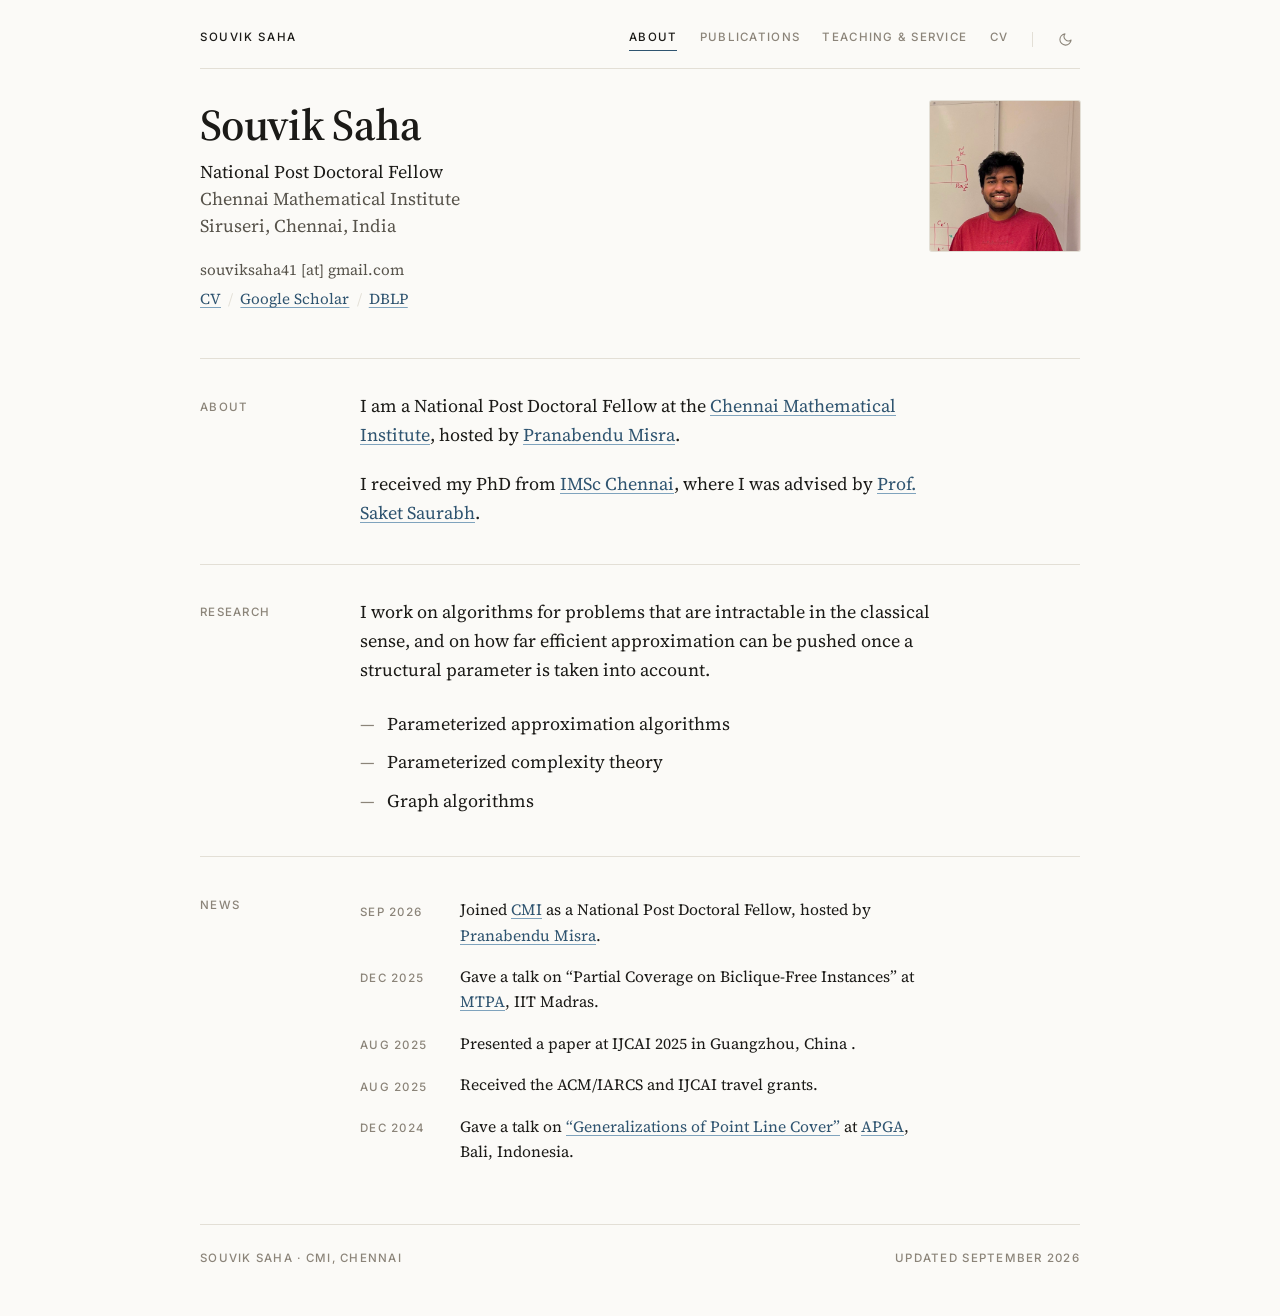
<file: index.html>
<!DOCTYPE html>
<html lang="en">
<head>
<meta charset="UTF-8">
<meta name="viewport" content="width=device-width, initial-scale=1.0">
<title>Souvik Saha</title>
<meta name="description" content="Souvik Saha — National Post Doctoral Fellow at the Chennai Mathematical Institute, working on parameterized complexity and approximation algorithms.">
<link rel="preconnect" href="https://fonts.googleapis.com">
<link rel="preconnect" href="https://fonts.gstatic.com" crossorigin>
<link href="https://fonts.googleapis.com/css2?family=Inter:wght@400;500&family=Source+Serif+4:opsz,wght@8..60,400;8..60,600&display=swap" rel="stylesheet">
<link rel="stylesheet" href="style.css">
<script>(function(){try{var t=localStorage.getItem('theme');if(t==='dark'||t==='light')document.documentElement.setAttribute('data-theme',t);}catch(e){}})();</script>
</head>
<body>
<a class="skip" href="#main">Skip to content</a>
<div class="wrap">

  <header class="site">
    <a class="wordmark" href="index.html">Souvik Saha</a>
    <nav class="site-nav" aria-label="Sections">
      <a href="index.html" aria-current="page">About</a>
      <a href="publications.html">Publications</a>
      <a href="teaching.html">Teaching &amp; Service</a>
      <a href="souvik_cv.pdf">CV</a>
      <span class="nav-sep" aria-hidden="true"></span>
      <button class="theme-toggle" type="button" data-mode="light" aria-label="Switch to dark theme" title="Toggle theme">
        <svg class="i-moon" width="15" height="15" viewBox="0 0 24 24" fill="none" stroke="currentColor" stroke-width="1.7" stroke-linecap="round" stroke-linejoin="round" aria-hidden="true"><path d="M21 12.8A9 9 0 1 1 11.2 3a7 7 0 0 0 9.8 9.8Z"/></svg>
        <svg class="i-sun" width="15" height="15" viewBox="0 0 24 24" fill="none" stroke="currentColor" stroke-width="1.7" stroke-linecap="round" stroke-linejoin="round" aria-hidden="true"><circle cx="12" cy="12" r="4"/><path d="M12 2.5v2M12 19.5v2M5.1 5.1l1.4 1.4M17.5 17.5l1.4 1.4M2.5 12h2M19.5 12h2M5.1 18.9l1.4-1.4M17.5 6.5l1.4-1.4"/></svg>
      </button>
    </nav>
  </header>

  <main id="main">

    <div class="intro">
      <div class="intro-text">
        <h1>Souvik Saha</h1>
        <p class="role">
          <span class="role-1">National Post Doctoral Fellow</span><br>
          Chennai Mathematical Institute<br>
          Siruseri, Chennai, India
        </p>
        <p class="contact">
          souviksaha41 [at] gmail.com<br>
          <a href="souvik_cv.pdf">CV</a><span class="sep">/</span><a href="https://scholar.google.com/citations?user=YKcPfVgAAAAJ&amp;hl=en">Google Scholar</a><span class="sep">/</span><a href="https://dblp.org/pid/257/0857-2.html">DBLP</a>
        </p>
      </div>
      <img class="portrait" src="your-photo.jpg" alt="Souvik Saha">
    </div>

    <section class="section">
      <h2>About</h2>
      <div class="body">
        <p>
          I am a National Post Doctoral Fellow at the
          <a href="https://www.cmi.ac.in/">Chennai Mathematical Institute</a>,
          hosted by <a href="https://pranabendu.bitbucket.io/">Pranabendu Misra</a>.
        </p>
        <p>
          I received my PhD from <a href="https://www.imsc.res.in/">IMSc Chennai</a>,
          where I was advised by
          <a href="https://sites.google.com/view/sakethome/home?authuser=0">Prof. Saket Saurabh</a>.
        </p>
      </div>
    </section>

    <section class="section">
      <h2>Research</h2>
      <div class="body">
        <p>
          I work on algorithms for problems that are intractable in the classical sense,
          and on how far efficient approximation can be pushed once a structural
          parameter is taken into account.
        </p>
        <ul class="plain">
          <li>Parameterized approximation algorithms</li>
          <li>Parameterized complexity theory</li>
          <li>Graph algorithms</li>
        </ul>
      </div>
    </section>

    <section class="section">
      <h2>News</h2>
      <div class="body">
        <ul class="news">
          <li>
            <span class="when">Sep 2026</span>
            <span>Joined <a href="https://www.cmi.ac.in/">CMI</a> as a National Post Doctoral Fellow, hosted by <a href="https://pranabendu.bitbucket.io/">Pranabendu Misra</a>.</span>
          </li>
          <li>
            <span class="when">Dec 2025</span>
            <span>Gave a talk on &ldquo;Partial Coverage on Biclique-Free Instances&rdquo; at <a href="https://mtpa25.weebly.com/">MTPA</a>, IIT Madras.</span>
          </li>
          <li>
            <span class="when">Aug 2025</span>
            <span>Presented a paper at IJCAI 2025 in Guangzhou, China .</span>
          </li>
          <li>
            <span class="when">Aug 2025</span>
            <span>Received the ACM/IARCS and IJCAI travel grants.</span>
          </li>
          <li>
            <span class="when">Dec 2024</span>
            <span>Gave a talk on <a href="https://apga2024.weebly.com/uploads/1/5/1/2/151202145/generalization_of_point_line_cover.pdf">&ldquo;Generalizations of Point Line Cover&rdquo;</a> at <a href="https://apga2024.weebly.com/">APGA</a>, Bali, Indonesia.</span>
          </li>
        </ul>
      </div>
    </section>

  </main>

  <footer class="site">
    <span>Souvik Saha &middot; CMI, Chennai</span>
    <span>Updated September 2026</span>
  </footer>

</div>
<script src="site.js"></script>
</body>
</html>
</file>
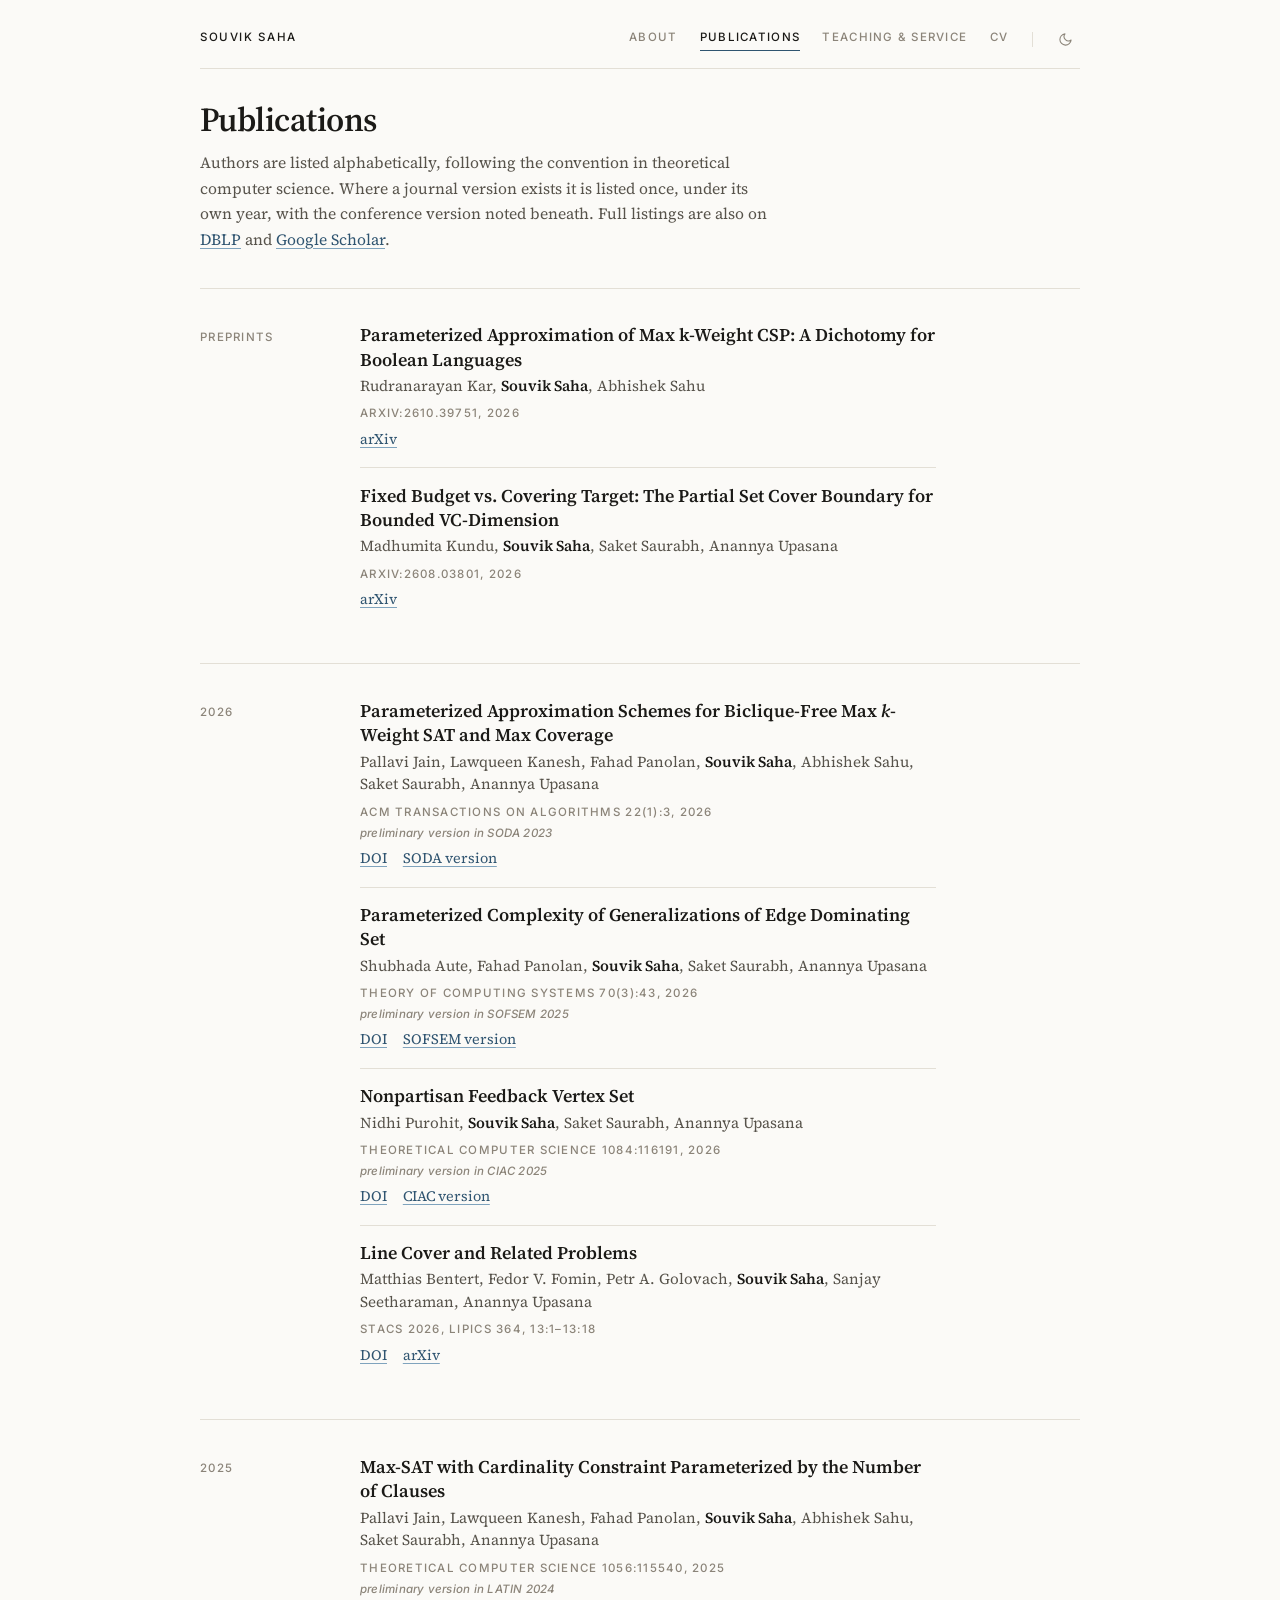
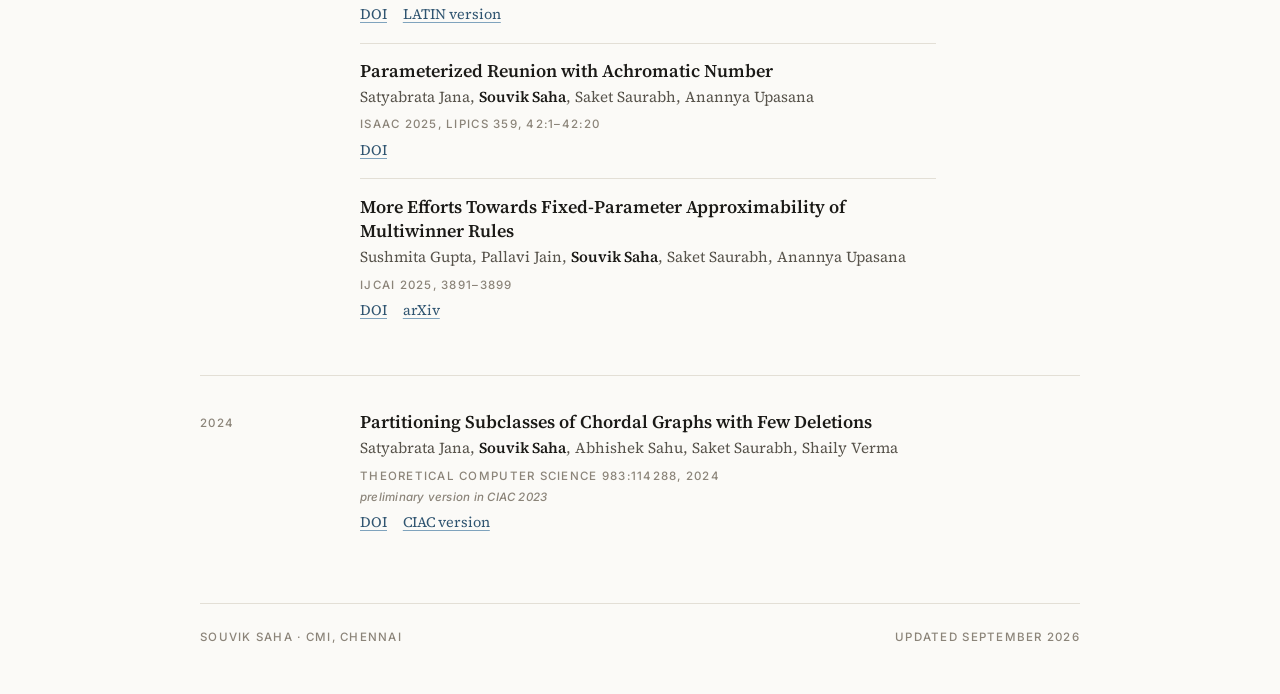
<file: publications.html>
<!DOCTYPE html>
<html lang="en">
<head>
<meta charset="UTF-8">
<meta name="viewport" content="width=device-width, initial-scale=1.0">
<title>Publications — Souvik Saha</title>
<meta name="description" content="Publications of Souvik Saha, National Post Doctoral Fellow at the Chennai Mathematical Institute.">
<link rel="preconnect" href="https://fonts.googleapis.com">
<link rel="preconnect" href="https://fonts.gstatic.com" crossorigin>
<link href="https://fonts.googleapis.com/css2?family=Inter:wght@400;500&family=Source+Serif+4:opsz,wght@8..60,400;8..60,600&display=swap" rel="stylesheet">
<link rel="stylesheet" href="style.css">
<script>(function(){try{var t=localStorage.getItem('theme');if(t==='dark'||t==='light')document.documentElement.setAttribute('data-theme',t);}catch(e){}})();</script>
</head>
<body>
<a class="skip" href="#main">Skip to content</a>
<div class="wrap">

  <header class="site">
    <a class="wordmark" href="index.html">Souvik Saha</a>
    <nav class="site-nav" aria-label="Sections">
      <a href="index.html">About</a>
      <a href="publications.html" aria-current="page">Publications</a>
      <a href="teaching.html">Teaching &amp; Service</a>
      <a href="souvik_cv.pdf">CV</a>
      <span class="nav-sep" aria-hidden="true"></span>
      <button class="theme-toggle" type="button" data-mode="light" aria-label="Switch to dark theme" title="Toggle theme">
        <svg class="i-moon" width="15" height="15" viewBox="0 0 24 24" fill="none" stroke="currentColor" stroke-width="1.7" stroke-linecap="round" stroke-linejoin="round" aria-hidden="true"><path d="M21 12.8A9 9 0 1 1 11.2 3a7 7 0 0 0 9.8 9.8Z"/></svg>
        <svg class="i-sun" width="15" height="15" viewBox="0 0 24 24" fill="none" stroke="currentColor" stroke-width="1.7" stroke-linecap="round" stroke-linejoin="round" aria-hidden="true"><circle cx="12" cy="12" r="4"/><path d="M12 2.5v2M12 19.5v2M5.1 5.1l1.4 1.4M17.5 17.5l1.4 1.4M2.5 12h2M19.5 12h2M5.1 18.9l1.4-1.4M17.5 6.5l1.4-1.4"/></svg>
      </button>
    </nav>
  </header>

  <main id="main">

    <div class="page-head">
      <h1>Publications</h1>
      <p>
        Authors are listed alphabetically, following the convention in theoretical
        computer science. Where a journal version exists it is listed once, under its
        own year, with the conference version noted beneath. Full listings are also on
        <a href="https://dblp.org/pid/257/0857-2.html">DBLP</a> and
        <a href="https://scholar.google.com/citations?user=YKcPfVgAAAAJ&amp;hl=en">Google Scholar</a>.
      </p>
    </div>

    <!-- To add a paper, copy one <li class="pub"> block into the right year.
         A new year is a new <section class="section"> with the year as its <h2>. -->

    <section class="section">
      <h2>Preprints</h2>
      <div class="body">
        <ul class="pubs">
          <li class="pub">
            <span class="pub-title">Parameterized Approximation of Max k-Weight CSP: A Dichotomy for Boolean Languages</span>
            <span class="pub-authors">Rudranarayan Kar, <strong>Souvik Saha</strong>, Abhishek Sahu</span>
            <span class="pub-venue">arXiv:2610.39751, 2026</span>
            <span class="pub-links"><a href="https://arxiv.org/abs/2610.39751">arXiv</a></span>
          </li>
          <li class="pub">
            <span class="pub-title">Fixed Budget vs. Covering Target: The Partial Set Cover Boundary for Bounded VC-Dimension</span>
            <span class="pub-authors">Madhumita Kundu, <strong>Souvik Saha</strong>, Saket Saurabh, Anannya Upasana</span>
            <span class="pub-venue">arXiv:2608.03801, 2026</span>
            <span class="pub-links"><a href="https://arxiv.org/abs/2608.03801">arXiv</a></span>
          </li>
        </ul>
      </div>
    </section>

    <section class="section">
      <h2>2026</h2>
      <div class="body">
        <ul class="pubs">
          <li class="pub">
            <span class="pub-title">Parameterized Approximation Schemes for Biclique-Free Max <em>k</em>-Weight SAT and Max Coverage</span>
            <span class="pub-authors">Pallavi Jain, Lawqueen Kanesh, Fahad Panolan, <strong>Souvik Saha</strong>, Abhishek Sahu, Saket Saurabh, Anannya Upasana</span>
            <span class="pub-venue">ACM Transactions on Algorithms 22(1):3, 2026 <span class="note">preliminary version in SODA 2023</span></span>
            <span class="pub-links"><a href="https://doi.org/10.1145/3763238">DOI</a> <a href="https://doi.org/10.1137/1.9781611977554.ch143">SODA version</a></span>
          </li>
          <li class="pub">
            <span class="pub-title">Parameterized Complexity of Generalizations of Edge Dominating Set</span>
            <span class="pub-authors">Shubhada Aute, Fahad Panolan, <strong>Souvik Saha</strong>, Saket Saurabh, Anannya Upasana</span>
            <span class="pub-venue">Theory of Computing Systems 70(3):43, 2026 <span class="note">preliminary version in SOFSEM 2025</span></span>
            <span class="pub-links"><a href="https://doi.org/10.1007/s00224-026-10288-5">DOI</a> <a href="https://doi.org/10.1007/978-3-031-82670-2_6">SOFSEM version</a></span>
          </li>
          <li class="pub">
            <span class="pub-title">Nonpartisan Feedback Vertex Set</span>
            <span class="pub-authors">Nidhi Purohit, <strong>Souvik Saha</strong>, Saket Saurabh, Anannya Upasana</span>
            <span class="pub-venue">Theoretical Computer Science 1084:116191, 2026 <span class="note">preliminary version in CIAC 2025</span></span>
            <span class="pub-links"><a href="https://doi.org/10.1016/j.tcs.2026.116191">DOI</a> <a href="https://doi.org/10.1007/978-3-031-92935-9_14">CIAC version</a></span>
          </li>
          <li class="pub">
            <span class="pub-title">Line Cover and Related Problems</span>
            <span class="pub-authors">Matthias Bentert, Fedor V. Fomin, Petr A. Golovach, <strong>Souvik Saha</strong>, Sanjay Seetharaman, Anannya Upasana</span>
            <span class="pub-venue">STACS 2026, LIPIcs 364, 13:1–13:18</span>
            <span class="pub-links"><a href="https://doi.org/10.4230/LIPIcs.STACS.2026.13">DOI</a> <a href="https://arxiv.org/abs/2512.17268">arXiv</a></span>
          </li>
        </ul>
      </div>
    </section>

    <section class="section">
      <h2>2025</h2>
      <div class="body">
        <ul class="pubs">
          <li class="pub">
            <span class="pub-title">Max-SAT with Cardinality Constraint Parameterized by the Number of Clauses</span>
            <span class="pub-authors">Pallavi Jain, Lawqueen Kanesh, Fahad Panolan, <strong>Souvik Saha</strong>, Abhishek Sahu, Saket Saurabh, Anannya Upasana</span>
            <span class="pub-venue">Theoretical Computer Science 1056:115540, 2025 <span class="note">preliminary version in LATIN 2024</span></span>
            <span class="pub-links"><a href="https://doi.org/10.1016/j.tcs.2025.115540">DOI</a> <a href="https://doi.org/10.1007/978-3-031-55601-2_15">LATIN version</a></span>
          </li>
          <li class="pub">
            <span class="pub-title">Parameterized Reunion with Achromatic Number</span>
            <span class="pub-authors">Satyabrata Jana, <strong>Souvik Saha</strong>, Saket Saurabh, Anannya Upasana</span>
            <span class="pub-venue">ISAAC 2025, LIPIcs 359, 42:1–42:20</span>
            <span class="pub-links"><a href="https://doi.org/10.4230/LIPIcs.ISAAC.2025.42">DOI</a></span>
          </li>
          <li class="pub">
            <span class="pub-title">More Efforts Towards Fixed-Parameter Approximability of Multiwinner Rules</span>
            <span class="pub-authors">Sushmita Gupta, Pallavi Jain, <strong>Souvik Saha</strong>, Saket Saurabh, Anannya Upasana</span>
            <span class="pub-venue">IJCAI 2025, 3891–3899</span>
            <span class="pub-links"><a href="https://doi.org/10.24963/ijcai.2025/433">DOI</a> <a href="https://arxiv.org/abs/2505.12699">arXiv</a></span>
          </li>
        </ul>
      </div>
    </section>

    <section class="section">
      <h2>2024</h2>
      <div class="body">
        <ul class="pubs">
          <li class="pub">
            <span class="pub-title">Partitioning Subclasses of Chordal Graphs with Few Deletions</span>
            <span class="pub-authors">Satyabrata Jana, <strong>Souvik Saha</strong>, Abhishek Sahu, Saket Saurabh, Shaily Verma</span>
            <span class="pub-venue">Theoretical Computer Science 983:114288, 2024 <span class="note">preliminary version in CIAC 2023</span></span>
            <span class="pub-links"><a href="https://doi.org/10.1016/j.tcs.2023.114288">DOI</a> <a href="https://doi.org/10.1007/978-3-031-30448-4_21">CIAC version</a></span>
          </li>
        </ul>
      </div>
    </section>

  </main>

  <footer class="site">
    <span>Souvik Saha &middot; CMI, Chennai</span>
    <span>Updated September 2026</span>
  </footer>

</div>
<script src="site.js"></script>
</body>
</html>
</file>
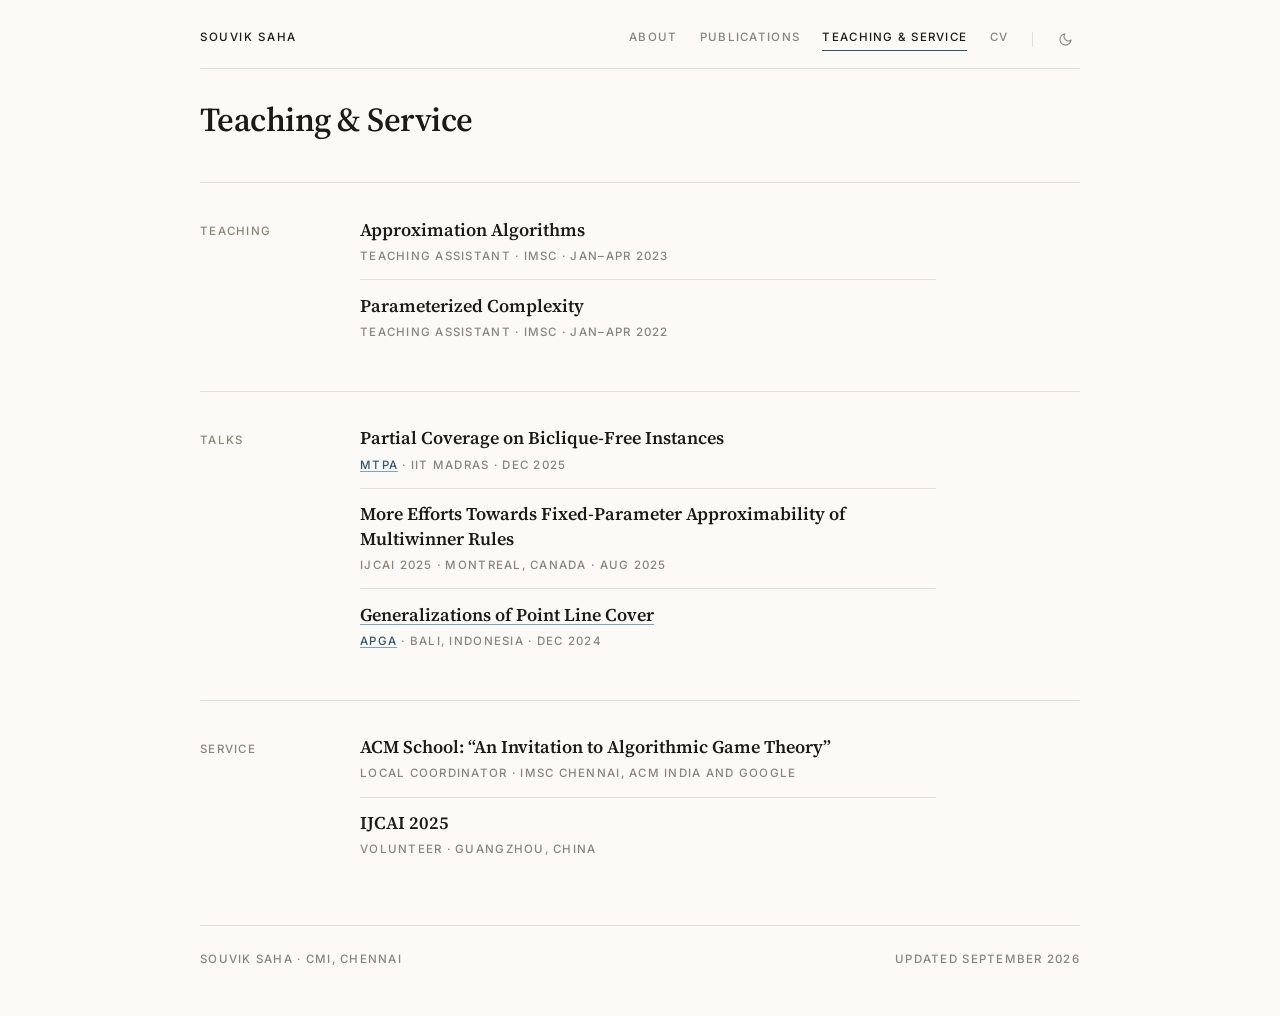
<file: teaching.html>
<!DOCTYPE html>
<html lang="en">
<head>
<meta charset="UTF-8">
<meta name="viewport" content="width=device-width, initial-scale=1.0">
<title>Teaching &amp; Service — Souvik Saha</title>
<meta name="description" content="Teaching, talks and academic service of Souvik Saha, Chennai Mathematical Institute.">
<link rel="preconnect" href="https://fonts.googleapis.com">
<link rel="preconnect" href="https://fonts.gstatic.com" crossorigin>
<link href="https://fonts.googleapis.com/css2?family=Inter:wght@400;500&family=Source+Serif+4:opsz,wght@8..60,400;8..60,600&display=swap" rel="stylesheet">
<link rel="stylesheet" href="style.css">
<script>(function(){try{var t=localStorage.getItem('theme');if(t==='dark'||t==='light')document.documentElement.setAttribute('data-theme',t);}catch(e){}})();</script>
</head>
<body>
<a class="skip" href="#main">Skip to content</a>
<div class="wrap">

  <header class="site">
    <a class="wordmark" href="index.html">Souvik Saha</a>
    <nav class="site-nav" aria-label="Sections">
      <a href="index.html">About</a>
      <a href="publications.html">Publications</a>
      <a href="teaching.html" aria-current="page">Teaching &amp; Service</a>
      <a href="souvik_cv.pdf">CV</a>
      <span class="nav-sep" aria-hidden="true"></span>
      <button class="theme-toggle" type="button" data-mode="light" aria-label="Switch to dark theme" title="Toggle theme">
        <svg class="i-moon" width="15" height="15" viewBox="0 0 24 24" fill="none" stroke="currentColor" stroke-width="1.7" stroke-linecap="round" stroke-linejoin="round" aria-hidden="true"><path d="M21 12.8A9 9 0 1 1 11.2 3a7 7 0 0 0 9.8 9.8Z"/></svg>
        <svg class="i-sun" width="15" height="15" viewBox="0 0 24 24" fill="none" stroke="currentColor" stroke-width="1.7" stroke-linecap="round" stroke-linejoin="round" aria-hidden="true"><circle cx="12" cy="12" r="4"/><path d="M12 2.5v2M12 19.5v2M5.1 5.1l1.4 1.4M17.5 17.5l1.4 1.4M2.5 12h2M19.5 12h2M5.1 18.9l1.4-1.4M17.5 6.5l1.4-1.4"/></svg>
      </button>
    </nav>
  </header>

  <main id="main">

    <div class="page-head">
      <h1>Teaching &amp; Service</h1>
    </div>

    <section class="section">
      <h2>Teaching</h2>
      <div class="body">
        <div class="entry">
          <span class="entry-title">Approximation Algorithms</span>
          <span class="entry-meta">Teaching Assistant &middot; IMSc &middot; Jan–Apr 2023</span>
        </div>
        <div class="entry">
          <span class="entry-title">Parameterized Complexity</span>
          <span class="entry-meta">Teaching Assistant &middot; IMSc &middot; Jan–Apr 2022</span>
        </div>
      </div>
    </section>

    <section class="section">
      <h2>Talks</h2>
      <div class="body">
        <div class="entry">
          <span class="entry-title">Partial Coverage on Biclique-Free Instances</span>
          <span class="entry-meta"><a href="https://mtpa25.weebly.com/">MTPA</a> &middot; IIT Madras &middot; Dec 2025</span>
        </div>
        <div class="entry">
          <span class="entry-title">More Efforts Towards Fixed-Parameter Approximability of Multiwinner Rules</span>
          <span class="entry-meta">IJCAI 2025 &middot; Montreal, Canada &middot; Aug 2025</span>
        </div>
        <div class="entry">
          <span class="entry-title"><a href="https://apga2024.weebly.com/uploads/1/5/1/2/151202145/generalization_of_point_line_cover.pdf">Generalizations of Point Line Cover</a></span>
          <span class="entry-meta"><a href="https://apga2024.weebly.com/">APGA</a> &middot; Bali, Indonesia &middot; Dec 2024</span>
        </div>
      </div>
    </section>

    <section class="section">
      <h2>Service</h2>
      <div class="body">
        <div class="entry">
          <span class="entry-title">ACM School: &ldquo;An Invitation to Algorithmic Game Theory&rdquo;</span>
          <span class="entry-meta">Local coordinator &middot; IMSc Chennai, ACM India and Google</span>
        </div>
        <div class="entry">
          <span class="entry-title">IJCAI 2025</span>
          <span class="entry-meta">Volunteer &middot; Guangzhou, China</span>
        </div>
      </div>
    </section>

  </main>

  <footer class="site">
    <span>Souvik Saha &middot; CMI, Chennai</span>
    <span>Updated September 2026</span>
  </footer>

</div>
<script src="site.js"></script>
</body>
</html>
</file>
<file: style.css>
/* ------------------------------------------------------------------
   Souvik Saha — academic homepage
   One stylesheet shared by index.html, publications.html, teaching.html
   ------------------------------------------------------------------ */

/* --- Palette (light is the default; dark overrides below) ---------- */
:root {
  --paper:      #fbfaf7;   /* warm near-white page */
  --paper-2:    #f3f1ec;   /* faint fill (portrait frame, code) */
  --ink:        #1b1a17;   /* body text */
  --ink-soft:   #57534b;   /* authors, secondary prose */
  --ink-faint:  #8b8479;   /* labels, dates, venues */
  --rule:       #e3dfd6;   /* hairlines */
  --accent:     #2f5470;   /* links */
  --accent-2:   #7fa3bd;   /* link underline at rest */
  --measure:    36rem;     /* comfortable line length */
  --label-col:  7.5rem;    /* width of the marginal label column */
}

@media (prefers-color-scheme: dark) {
  :root:not([data-theme="light"]) {
    --paper:     #16181b;
    --paper-2:   #1e2126;
    --ink:       #e9e6e0;
    --ink-soft:  #a9a49b;
    --ink-faint: #7e7970;
    --rule:      #2c3036;
    --accent:    #9cc0da;
    --accent-2:  #4d6a80;
  }
}

:root[data-theme="dark"] {
  --paper:     #16181b;
  --paper-2:   #1e2126;
  --ink:       #e9e6e0;
  --ink-soft:  #a9a49b;
  --ink-faint: #7e7970;
  --rule:      #2c3036;
  --accent:    #9cc0da;
  --accent-2:  #4d6a80;
}

/* --- Base ---------------------------------------------------------- */
*, *::before, *::after { box-sizing: border-box; }

html { -webkit-text-size-adjust: 100%; }

body {
  margin: 0;
  background: var(--paper);
  color: var(--ink);
  font-family: "Source Serif 4", Georgia, "Iowan Old Style", "Times New Roman", serif;
  font-size: 1.0625rem;
  line-height: 1.62;
  font-synthesis-weight: none;
  -webkit-font-smoothing: antialiased;
  text-rendering: optimizeLegibility;
}

@media (min-width: 40rem) { body { font-size: 1.125rem; } }

p { margin: 0 0 1.1em; }
p:last-child { margin-bottom: 0; }

a {
  color: var(--accent);
  text-decoration: underline;
  text-decoration-color: var(--accent-2);
  text-decoration-thickness: 1px;
  text-underline-offset: 0.18em;
}
a:hover { text-decoration-color: var(--accent); }
a:focus-visible {
  outline: 2px solid var(--accent);
  outline-offset: 3px;
  border-radius: 2px;
}

/* --- The small-caps label voice used for all metadata -------------- */
.label,
.site-nav a,
.wordmark,
.section > h2,
.pub-venue,
.when,
.entry-meta,
.pubs-note-key,
footer.site {
  font-family: Inter, ui-sans-serif, system-ui, -apple-system, "Segoe UI", sans-serif;
  font-size: 0.72rem;
  font-weight: 500;
  letter-spacing: 0.11em;
  text-transform: uppercase;
}

/* --- Page frame ---------------------------------------------------- */
.wrap {
  max-width: 58rem;
  margin: 0 auto;
  padding: 0 1.5rem;
}

.skip {
  position: absolute;
  left: -9999px;
}
.skip:focus {
  left: 1.5rem;
  top: 0.75rem;
  z-index: 10;
  background: var(--paper);
  border: 1px solid var(--rule);
  padding: 0.5rem 0.75rem;
}

/* --- Masthead ------------------------------------------------------ */
header.site {
  display: flex;
  align-items: baseline;
  justify-content: space-between;
  gap: 1.5rem;
  flex-wrap: wrap;
  padding: 1.75rem 0 1.1rem;
}

.wordmark {
  color: var(--ink);
  text-decoration: none;
  letter-spacing: 0.14em;
}
.wordmark:hover { color: var(--accent); }

.site-nav {
  display: flex;
  align-items: baseline;
  gap: 1.4rem;
  margin-left: auto;
  flex-wrap: wrap;
}
.site-nav a {
  color: var(--ink-faint);
  text-decoration: none;
  padding-bottom: 0.2rem;
  border-bottom: 1px solid transparent;
}
.site-nav a:hover { color: var(--ink); }
.site-nav a[aria-current="page"] {
  color: var(--ink);
  border-bottom-color: var(--accent);
}

.nav-sep {
  align-self: center;
  width: 1px;
  height: 0.9rem;
  background: var(--rule);
  margin: 0 -0.35rem 0 0.1rem;
}

.theme-toggle {
  align-self: center;
  display: inline-flex;
  align-items: center;
  justify-content: center;
  width: 30px;
  height: 30px;
  margin: -6px 0;
  padding: 0;
  border: 0;
  border-radius: 50%;
  background: none;
  color: var(--ink-faint);
  cursor: pointer;
  transition: color 0.15s ease, background-color 0.15s ease;
}
.theme-toggle:hover { color: var(--ink); background: var(--paper-2); }
.theme-toggle:focus-visible { outline: 2px solid var(--accent); outline-offset: 2px; }
.theme-toggle svg { display: block; }
.theme-toggle .i-sun { display: none; }
.theme-toggle[data-mode="dark"] .i-sun { display: block; }
.theme-toggle[data-mode="dark"] .i-moon { display: none; }

.sr-only {
  position: absolute;
  width: 1px; height: 1px;
  padding: 0; margin: -1px;
  overflow: hidden;
  clip: rect(0 0 0 0);
  white-space: nowrap;
  border: 0;
}

/* --- Intro block (home page) --------------------------------------- */
.intro {
  display: flex;
  gap: 2.5rem;
  align-items: flex-start;
  justify-content: space-between;
  padding: 2rem 0 2.75rem;
  border-top: 1px solid var(--rule);
}

.intro-text { max-width: var(--measure); }

h1 {
  margin: 0 0 0.5rem;
  font-weight: 600;
  font-size: clamp(2.1rem, 6vw, 2.75rem);
  line-height: 1.1;
  letter-spacing: -0.015em;
}

.role {
  margin: 0 0 1.1rem;
  color: var(--ink-soft);
  line-height: 1.5;
}
.role .role-1 { color: var(--ink); }

.contact {
  margin: 0;
  color: var(--ink-soft);
  font-size: 0.95rem;
  line-height: 1.9;
}
.contact .sep { color: var(--rule); padding: 0 0.45rem; }

.portrait {
  width: 150px;
  height: 150px;
  object-fit: cover;
  border-radius: 2px;
  background: var(--paper-2);
  box-shadow: 0 0 0 1px var(--rule);
  flex: none;
}

@media (max-width: 40rem) {
  .intro { flex-direction: column-reverse; align-items: flex-start; gap: 1.5rem; }
  .portrait { width: 110px; height: 110px; }
}

/* --- Page head (inner pages) --------------------------------------- */
.page-head {
  padding: 2rem 0 2.25rem;
  border-top: 1px solid var(--rule);
}
.page-head h1 { font-size: clamp(1.7rem, 4.5vw, 2.1rem); }
.page-head p {
  max-width: var(--measure);
  color: var(--ink-soft);
  font-size: 0.98rem;
  margin: 0.75rem 0 0;
}

/* --- Sections with a marginal label -------------------------------- */
.section {
  display: grid;
  grid-template-columns: var(--label-col) minmax(0, 1fr);
  gap: 0 2.5rem;
  padding: 2rem 0 2.25rem;
  border-top: 1px solid var(--rule);
}
.section > h2 {
  margin: 0;
  padding-top: 0.42rem;
  color: var(--ink-faint);
  font-weight: 500;
}
.section > .body { max-width: var(--measure); }

@media (max-width: 46rem) {
  .section { grid-template-columns: 1fr; gap: 0.85rem 0; }
  .section > h2 { padding-top: 0; }
}

/* --- Plain lists (research interests) ------------------------------ */
ul.plain {
  list-style: none;
  margin: 0;
  padding: 0;
}
ul.plain li {
  padding: 0.3rem 0 0.3rem 1.7rem;
  position: relative;
}
ul.plain li::before {
  content: "—";
  position: absolute;
  left: 0;
  color: var(--ink-faint);
}

/* --- News ---------------------------------------------------------- */
ul.news {
  list-style: none;
  margin: 0;
  padding: 0;
}
ul.news li {
  display: grid;
  grid-template-columns: 5.25rem minmax(0, 1fr);
  gap: 0 1rem;
  padding: 0.5rem 0;
  font-size: 0.98rem;
}
.when {
  color: var(--ink-faint);
  padding-top: 0.34rem;
  font-variant-numeric: tabular-nums;
}
@media (max-width: 34rem) {
  ul.news li { grid-template-columns: 1fr; gap: 0.15rem; }
  .when { padding-top: 0; }
}

@media (max-width: 32rem) {
  header.site { gap: 0.75rem; }
  .site-nav { gap: 0.95rem; }
}

/* --- Publications -------------------------------------------------- */
ul.pubs {
  list-style: none;
  margin: 0;
  padding: 0;
}
.pub { padding: 0.95rem 0; }
.pub + .pub { border-top: 1px solid var(--rule); }
.pub:first-child { padding-top: 0.15rem; }

.pub-title {
  display: block;
  font-weight: 600;
  line-height: 1.35;
}
.pub-title a { color: inherit; }

.pub-authors {
  display: block;
  margin-top: 0.2rem;
  color: var(--ink-soft);
  font-size: 0.95rem;
  line-height: 1.5;
}
.pub-authors strong { color: var(--ink); font-weight: 600; }

.pub-venue {
  display: block;
  margin-top: 0.4rem;
  color: var(--ink-faint);
}
.pub-venue .note {
  display: block;
  margin-top: 0.15rem;
  text-transform: none;
  letter-spacing: 0.02em;
  font-style: italic;
}

.pub-links {
  margin-top: 0.35rem;
  font-size: 0.9rem;
}
.pub-links a + a { margin-left: 0.8rem; }

/* --- Teaching / talks / service entries ---------------------------- */
.entry { padding: 0.85rem 0; }
.entry + .entry { border-top: 1px solid var(--rule); }
.entry:first-child { padding-top: 0.15rem; }
.entry-title { display: block; font-weight: 600; line-height: 1.35; }
.entry-title a { color: inherit; }
.entry-meta {
  display: block;
  margin-top: 0.3rem;
  color: var(--ink-faint);
}
.entry-note {
  display: block;
  margin-top: 0.25rem;
  color: var(--ink-soft);
  font-size: 0.95rem;
}

/* --- Footer -------------------------------------------------------- */
footer.site {
  margin-top: 1rem;
  padding: 1.5rem 0 3rem;
  border-top: 1px solid var(--rule);
  color: var(--ink-faint);
  display: flex;
  justify-content: space-between;
  gap: 1rem;
  flex-wrap: wrap;
}
footer.site a { color: var(--ink-faint); text-decoration-color: var(--rule); }
footer.site a:hover { color: var(--ink); }

/* --- Print --------------------------------------------------------- */
@media print {
  :root { --paper: #fff; --ink: #000; --ink-soft: #333; --ink-faint: #555; --rule: #ccc; --accent: #000; --accent-2: #999; }
  .site-nav, .theme-toggle, .skip { display: none; }
  body { font-size: 10.5pt; }
  .wrap { max-width: none; padding: 0; }
  a { text-decoration: none; }
}
</file>
